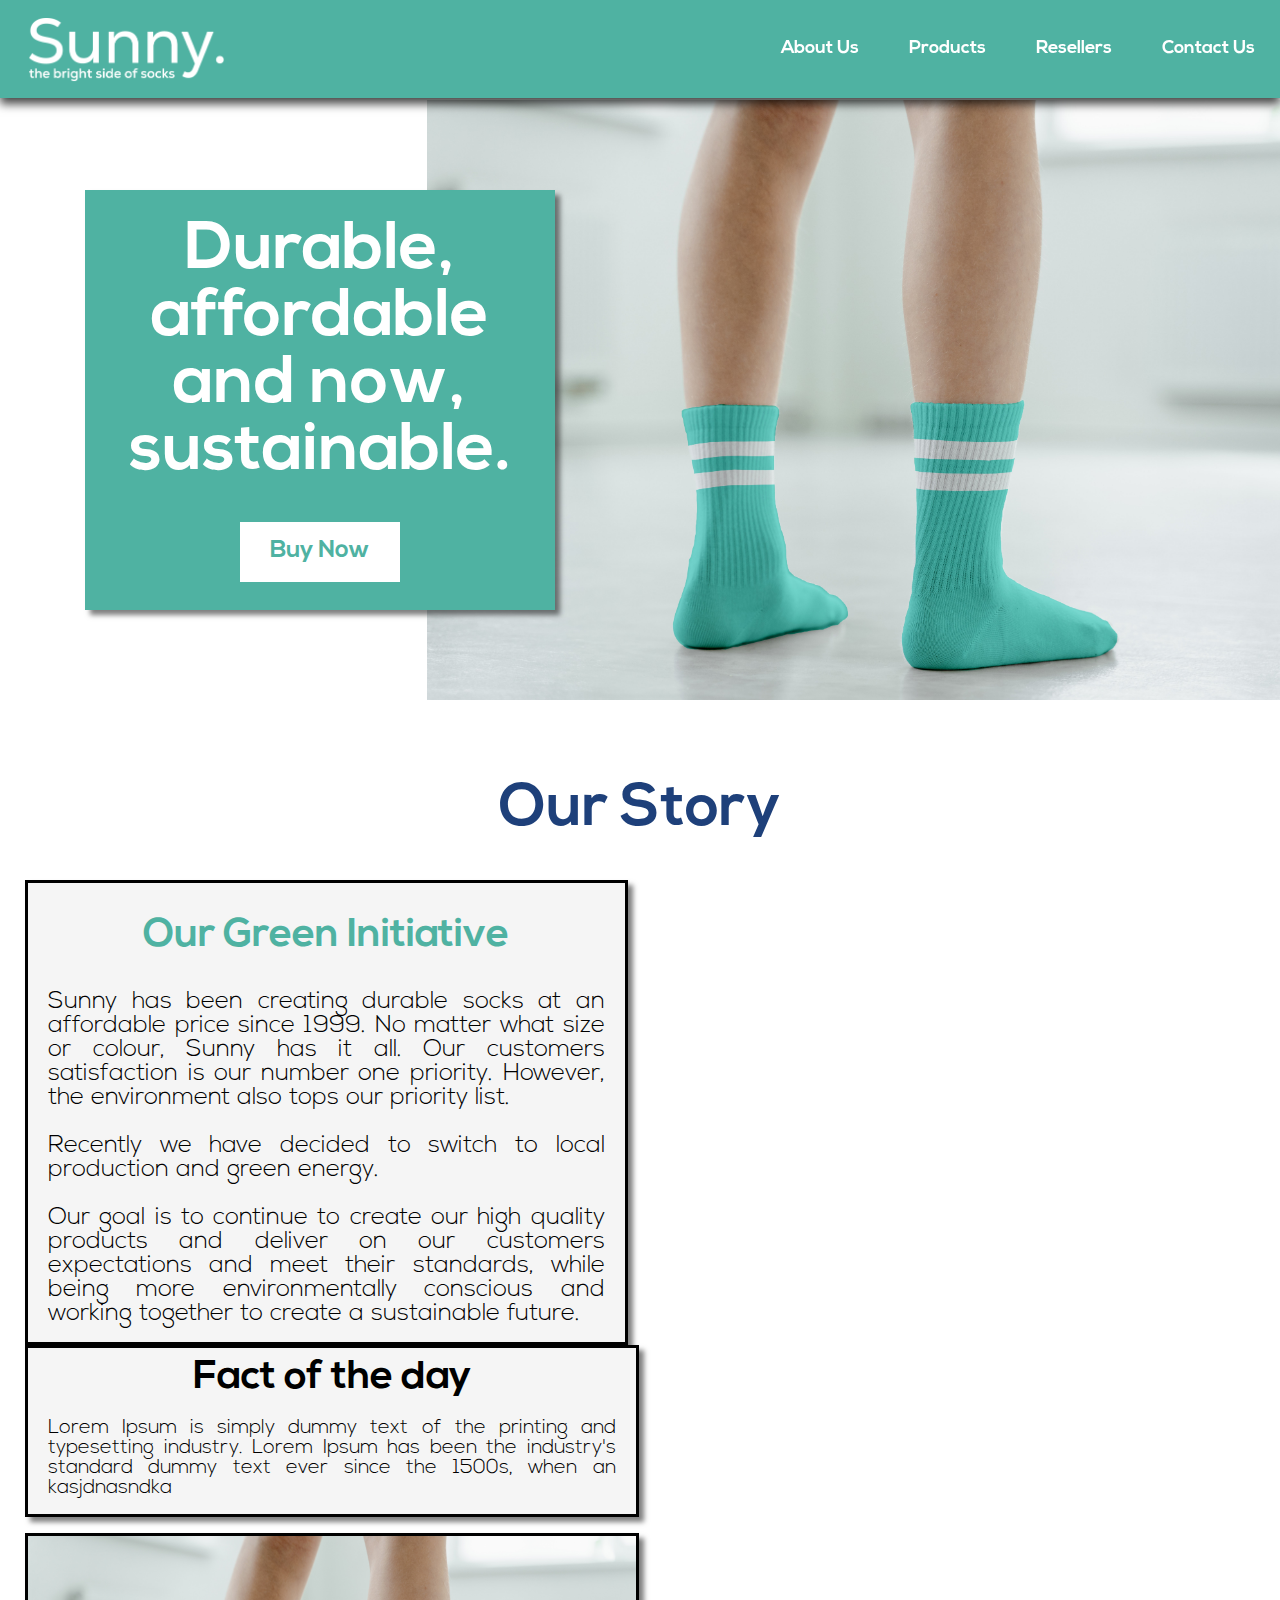
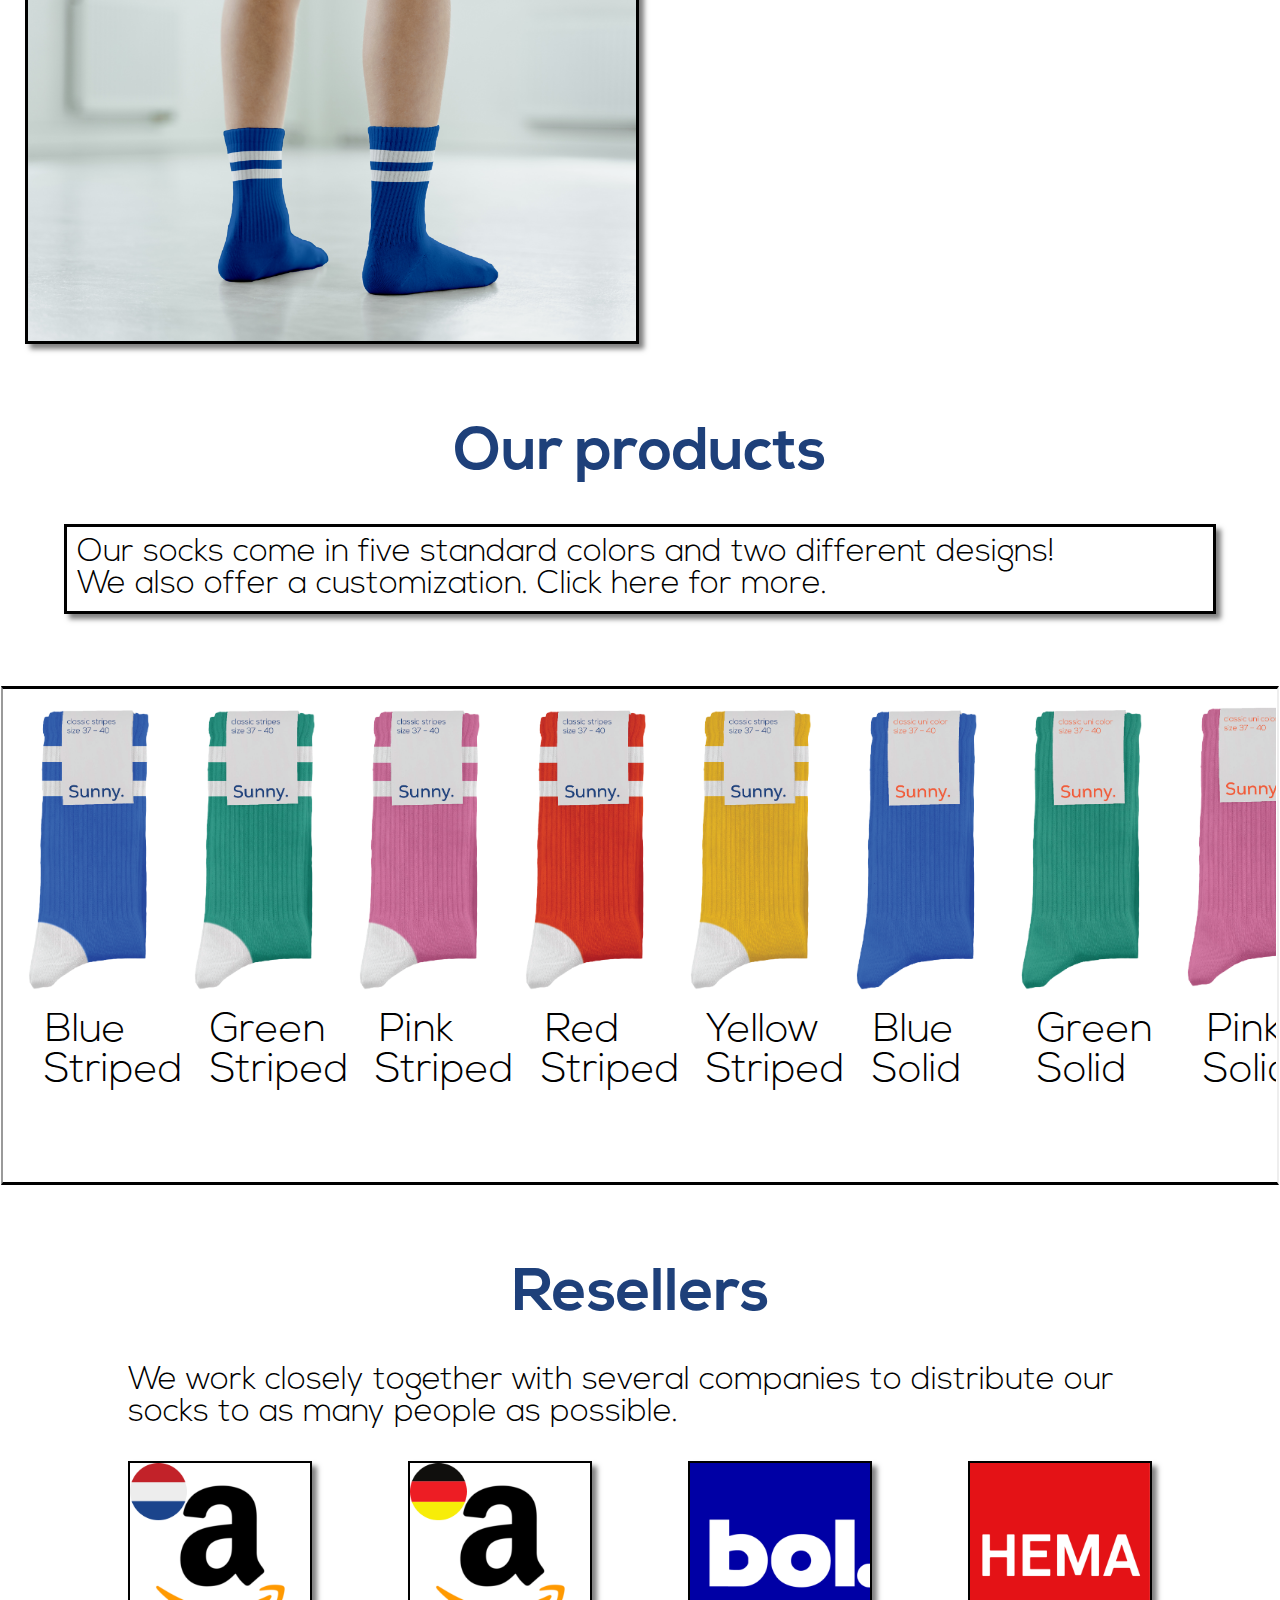
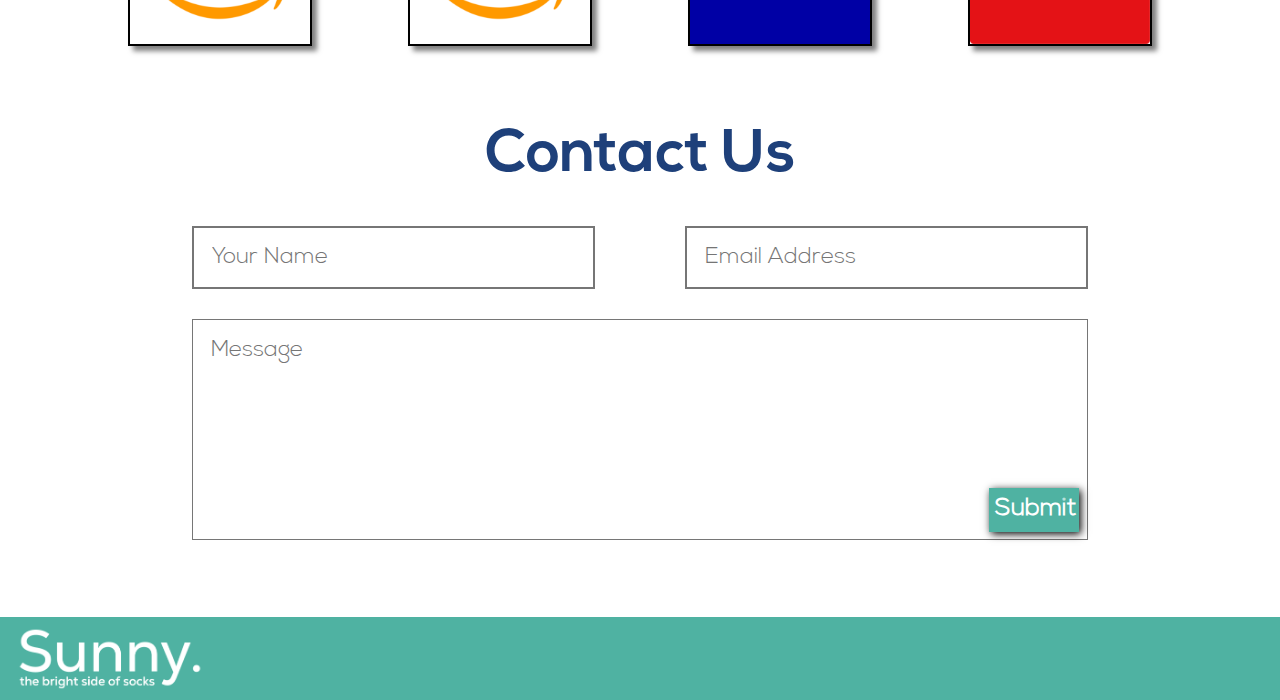
<file: index.html>
<!DOCTYPE html lang="en">
<html>
<head>
	<meta charset="UTF-8">
	<title>Sunny</title>
	<meta name="viewport" content="width=device-width, initial-scale=1">
	<link rel="stylesheet" type="text/css" href="css/normalize.css">
	<link rel="stylesheet" type="text/css" href="css/style.css">
	<link rel="stylesheet" href="https://cdnjs.cloudflare.com/ajax/libs/font-awesome/4.7.0/css/font-awesome.min.css">
</head>

<body>
	<div id="container">
		
        <header>
			<div class="logo">
				<a href="#"><img src="img/logos/sunny_logos-01.png"
					alt="Sunny Logo with slogan"></a>
			</div>


			<div class="navigation">

				<input type="checkbox" class="toggle-menu">
				<div class="hamburger"></div>

				<ul class="menu">
					<li><a href="#ourStoryFlexAnc">About Us</a></li>
					<li><a href="#ourProductsAnc">Products</a></li>
					<li><a href="#resellersWritingAnc">Resellers</a></li>
					<li><a href="#contactUsAnc">Contact Us</a></li>
				</ul>
			</div>
		</header>

		<!--Start of Main Page-->
		<div id="headerGap"></div>
		<div id="banner">
			<div id="floatBox">
				<h1>Durable, affordable and now, sustainable.</h1>
				<button id="bannerButton"><a href="#">Buy Now</a></button>
			</div>
		</div>
		<!--End of Main Page-->


		<!--Start of Our Story-->
		<a class="anchor" id="ourStoryFlexAnc"></a>
		<div id="ourStoryFlex">
			<h1 class="title">Our Story</h1>

			<div id="greenBox">
				<span>
					<h2>Our Green Initiative</h2>
					<p>
						Sunny has been creating durable socks at an affordable price since 1999. No matter what size or colour, Sunny has it all. Our customers satisfaction is our number one priority. However, the environment also tops our priority list.
						<br><br>
						Recently we have decided to switch to local production and green energy. <br><br>
						Our goal is to continue to create our high quality products and deliver on our customers expectations and meet their standards, while being more environmentally conscious and working together to create a sustainable future.
					</p>
				</span>
			</div>

			<div id="factImgDiv">
				<div id="factBox">
					<h2>Fact of the day</h2>
					<p>
						Lorem Ipsum is simply dummy text of the printing and typesetting industry. Lorem Ipsum has been the industry's standard dummy text ever since the 1500s, when an kasjdnasndka
					</p>
				</div>
				<div id="imgBox">
					<img
						src="img/photos/Sunny_socks_blue.png"
						alt="Blue Socks"
					>
				</div>
			</div>
		</div>
		<!--End of Our Story-->


		<!--Start of Our Products-->
		<a class="anchor" id="ourProductsAnc"></a>
		<div id="ourProducts">
			<h1 class="title">Our products</h1>
			<p>
				Our socks come in five standard colors and two different designs!<br> 
				We also offer a customization. Click here for more.
			</p>
			<iframe src="pages/products.html">
			
			</iframe>
		</div>
		<!--End of Our Products-->


		<!--Start of Resellers-->
		<a class="anchor" id="resellersWritingAnc"></a>
		<div id="resellersWriting">
			<h1 class="title">Resellers</h1>
			<p>We work closely together with several companies to distribute our socks to as many people as possible.</p>
		
			<div id="resellersLogo">
				<a href="https://amazon.nl/"><img src="img/resellersLogos/AmazonNL.png" alt="AmazonNL"></a>
				<a href="https://amazon.de/"><img src="img/resellersLogos/AmazonDE.png" alt="AmazonDE"></a>
				<a href="https://bol.com/"><img src="img/resellersLogos/Bol.png" alt="Bol.com"></a>
				<a href="https://hema.com/"><img src="img/resellersLogos/Hema.png" alt="Hema"></a>
			</div>
		</div>
		<!--End of Resellers-->


		<!--Start of Contact Us-->
		<a class="anchor" id="contactUsAnc"></a>
		<div id="contactUs">
			<h1 class="title">Contact Us</h1>
			<form action="php/display.php" method="post">
				<div id="personInfo">
					<input type="text" id="fullname" name="fullname" placeholder="Your Name">
					<input type="text" id="email" name="email" placeholder="Email Address">
				</div>
				<textarea id="message" name="message" placeholder="Message"></textarea>
				<input type="submit" id="submitButton" name="submit" value="Submit">
			</form>
		</div>
		<!--End of Contact Us-->


		<footer>
			<img src="img/logos/sunny_logos-01.png" alt="footer_logo">
		</footer>
    </div>
</body>
</html>
</file>
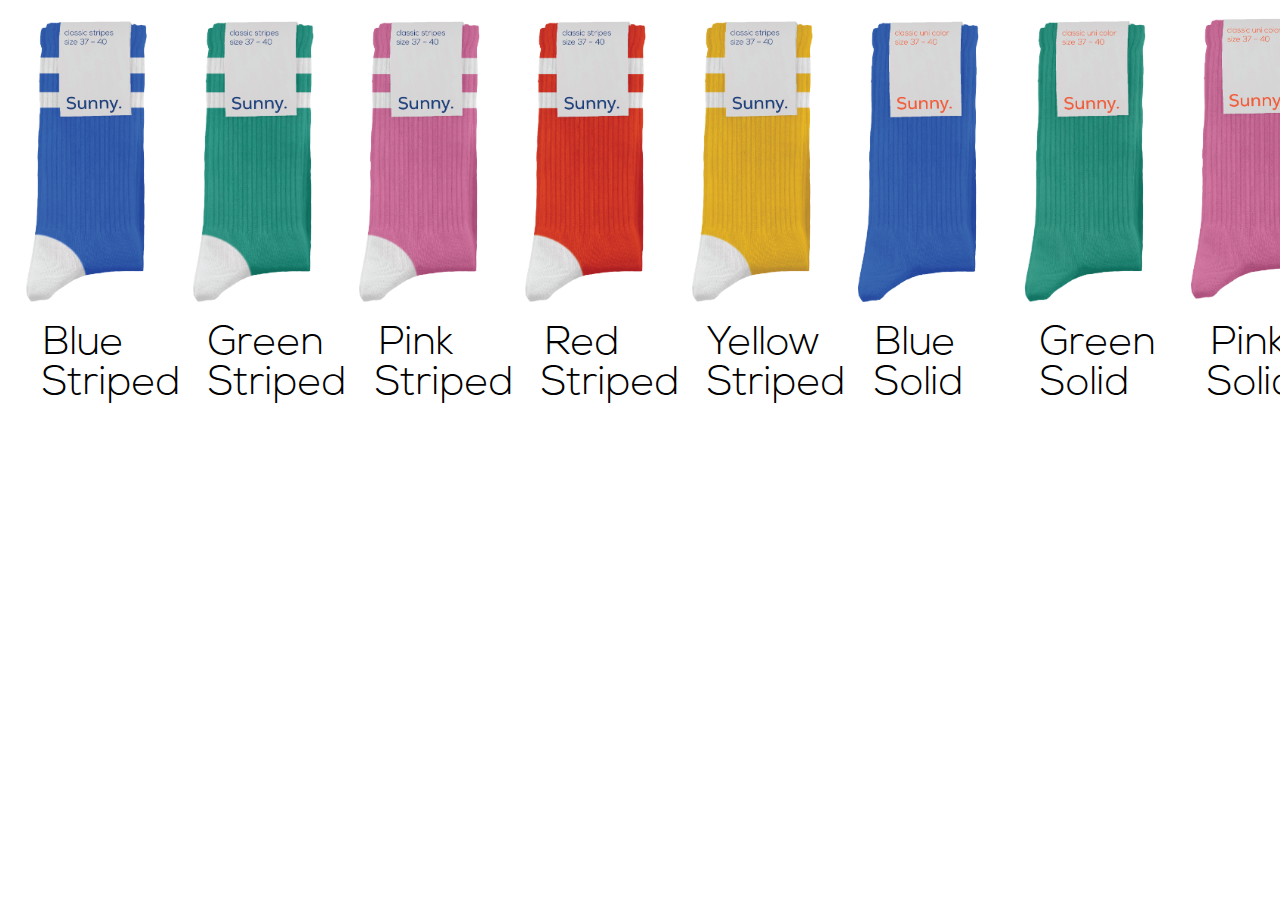
<file: products.html>
<!DOCTYPE html>
<html>
    <head>
        <link rel="stylesheet" href="css/style_products.css" type="text/css">
        <meta name="viewport" content="width=device-width, initial-scale=1.0">
        <title></title>
    </head>
    <body>
        <div id="socks">
            <div class="sock_item">
                <img src="img/sunny_socks_photos/packaging/png/catalogus_sokken_stripes_blue.png">
                <p>Blue Striped</p>
            </div>  
            <div class="sock_item">
                <img src="img/sunny_socks_photos/packaging/png/catalogus_sokken_stripes_green.png" >
                <p>Green Striped</p>
            </div>
            <div class="sock_item">
                <img src="img/sunny_socks_photos/packaging/png/catalogus_sokken_stripes_pink.png" >
                <p>Pink Striped</p>
            </div>
            <div class="sock_item">
                <img src="img/sunny_socks_photos/packaging/png/catalogus_sokken_stripes_red.png" >
                <p>Red Striped</p>
            </div>
            <div class="sock_item">
                <img src="img/sunny_socks_photos/packaging/png/catalogus_sokken_stripes_yellow.png" >
                <p>Yellow Striped</p>
            </div>
            <div class="sock_item">
                <img src="img/sunny_socks_photos/packaging/png/catalogus_sokken_uni_blue.png" >
                <p>Blue Solid</p>
            </div>
            <div class="sock_item">
                <img src="img/sunny_socks_photos/packaging/png/catalogus_sokken_uni_green.png" >
                <p>Green Solid</p>
            </div>
            <div class="sock_item">
                <img src="img/sunny_socks_photos/packaging/png/catalogus_sokken_uni_pink.png" >
                <p>Pink Solid</p>
            </div>
            <div class="sock_item">
                <img src="img/sunny_socks_photos/packaging/png/catalogus_sokken_uni_red.png" >
                <p>Red Solid</p>
            </div>
            <div class="sock_item">
                <img src="img/sunny_socks_photos/packaging/png/catalogus_sokken_uni_yellow.png" >
                <p>Yellow Solid</p>
            </div>
        </div>


    </body>


</html>
</file>
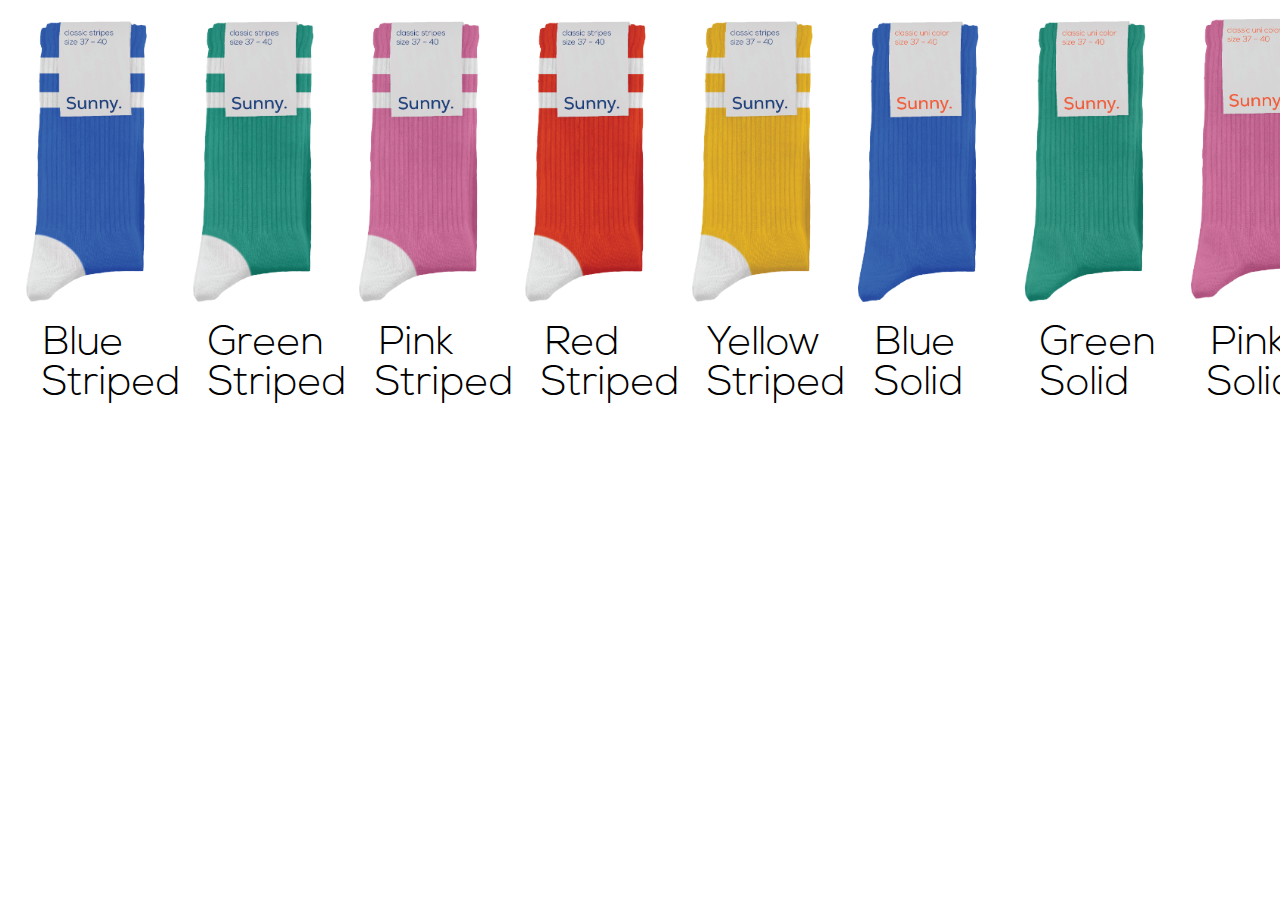
<file: pages/products.html>
<!DOCTYPE html>
<html>
    <head>
        <link rel="stylesheet" href="../css/style_products.css" type="text/css">
        <meta name="viewport" content="width=device-width, initial-scale=1.0">
        <title></title>
    </head>


    <body>
        <div id="socks">
            <div class="sock_item">
                <img src="../img/photos/catalog/catalogus_sokken_stripes_blue.png">
                <p>Blue Striped</p>
            </div>  

            <div class="sock_item">
                <img src="../img/photos/catalog/catalogus_sokken_stripes_green.png">
                <p>Green Striped</p>
            </div>

            <div class="sock_item">
                <img src="../img/photos/catalog/catalogus_sokken_stripes_pink.png">
                <p>Pink Striped</p>
            </div>

            <div class="sock_item">
                <img src="../img/photos/catalog/catalogus_sokken_stripes_red.png">
                <p>Red Striped</p>
            </div>

            <div class="sock_item">
                <img src="../img/photos/catalog/catalogus_sokken_stripes_yellow.png">
                <p>Yellow Striped</p>
            </div>


            <div class="sock_item">
                <img src="../img/photos/catalog/catalogus_sokken_uni_blue.png">
                <p>Blue Solid</p>
            </div>

            <div class="sock_item">
                <img src="../img/photos/catalog/catalogus_sokken_uni_green.png">
                <p>Green Solid</p>
            </div>

            <div class="sock_item">
                <img src="../img/photos/catalog/catalogus_sokken_uni_pink.png">
                <p>Pink Solid</p>
            </div>

            <div class="sock_item">
                <img src="../img/photos/catalog/catalogus_sokken_uni_red.png">
                <p>Red Solid</p>
            </div>

            <div class="sock_item">
                <img src="../img/photos/catalog/catalogus_sokken_uni_yellow.png">
                <p>Yellow Solid</p>
            </div>
        </div>
    </body>
</html>
</file>
<file: css/style.css>
@font-face{
    font-family: "Nexa_Bold";
    src: url(../fonts/Nexa\ Bold.otf);
}

@font-face{
    font-family: "Nexa_Light";
    src: url(../fonts/Nexa\ Light.otf);
}
*{
	box-sizing: border-box;
}
#container{
	display: grid;
	grid-template-columns: repeat(6, 1fr);
	font-family: "Nexa_Light";
}

a{
	color: inherit;
	text-decoration: none;
}

html{
	font-size: 16px;
	scroll-behavior: smooth;
}

.title{
    font-family: "Nexa_Bold";
    color: rgb(30 64 122);
    grid-column: 1/7;
    font-size: 60px;
    margin-top: 80px;
    text-align: center;
	width: 100%;
}

a.anchor {
	display: block;
	position: relative;
	top: -40px;
	visibility: hidden;
}

/* Start of Header */
#headerGap{
	grid-column: 1/7;
	height: 100px;
}

header{
	position: fixed;
	display: flex;
	justify-content: space-between;
	align-items: center;
	background:rgb(79, 178, 162);
	transition: 0.3s;
	width: 100%;
	z-index: 1;
	box-shadow: 0px 6px 9px 0px rgba(0,0,0,0.72);
}

.logo a{
	display: block;
}

.logo img{
	display: block;
	height: 70px;
	padding-left: 25px;
}

.navigation{
	display: flex;
	justify-content: space-between;
	align-items: center;
}

.menu{
	display: flex;
	justify-content: center;
	flex-direction: row;
	align-items: center;
	z-index: 1;
	transition: 0.5s;
	margin: 0;
	padding: 0;
}

.menu li{
	list-style-type: none;
	font-family: "Nexa_Bold";
}

.menu li a{
	color: #fff;
	text-decoration: none;
	display: block;
	padding: 40px 25px;
	font-size: 18px;
	line-height: 1;
	transition: 0.3s;
}

.menu li a:hover {
	box-shadow: 0 -5px 0px #fff inset,
	500px 0 0 rgba(255, 255, 255, 0.03) inset;
	padding: 35px 25px 45px 25px;
}


.hamburger{
	position: relative;
	width: 30px;
	height: 4px;
	background: #fff;
	border-radius: 10px;
	cursor: pointer;
	z-index: 2;
	transition: 0.3s;
}

.hamburger:before,
.hamburger:after{
	content: "";
	position: absolute;
	height: 4px;
	right: 0;
	background: #fff;
	border-radius: 10px;
	transition: 0.3s;
}

.hamburger:before{
	top: -10px;
	width: 20px;
}

.hamburger:after{
	top: 10px;
	width: 25px;
}

.toggle-menu{
	position: absolute;
	width: 30px;
	height: 100%;
	z-index: 3;
	cursor: pointer;
	opacity: 0;
}

.hamburger,
.toggle-menu{
	display: none;
}

.navigation input:checked ~ .hamburger{
	background: transparent;
}

.navigation input:checked ~ .hamburger:before{
	top: 0;
	transform: rotate(-45deg);
	width: 30px;
}

.navigation input:checked ~ .hamburger:after{
	top: 0;
	transform: rotate(45deg);
	width: 30px;
}

.navigation input:checked ~ .menu{
	right: 0;
	box-shadow: -20px 0 40px rgba(0,0,0,0.3)
}


/* End of Header */


/* Start of Main Page */
#banner{
	grid-column: 3/7;
	background-image: url(../img/photos/Sunny_socks_green_cut.jpg);
	background-size: cover;
	background-position: bottom;
	height: 600px;
	display: flex;
	align-items: center;
}

#floatBox{
	width: 55%;
	height: 70%;
	font-family: "Nexa_Bold";
	background-color: rgb(79, 178, 162);
	color: white;
	font-size: 2.1rem;
	text-align: center;
	align-items: center;
	box-shadow: 5px 5px 5px rgba(0,0,0,0.5);
	padding: 10px;
	position: relative;
	right: 40%;
	display: flex;
	flex-wrap: wrap;
	justify-content: space-evenly;
	
}

#floatBox > h1{
	margin: 0px;
}

#bannerButton{
	height: 60px;
	background-color: white;
	border: none;
	color: rgb(79, 178, 162);
	text-align: center;
	font-family: "Nexa_Bold";
	display: inline-block;
	font-size: 1.5rem;
	padding: 15px 30px;
}
/* End of Main Page */


/* Start of Our Story */
#ourStoryFlex{
    grid-column: 1/7;
    display: flex;
    flex-wrap: wrap;
    flex-direction: row;
    margin: 0 25px 0 25px;
}

#ourStoryFlex h2{
    font-size: 40px;
}

#ourStoryFlex p{
    margin-bottom: 16px;
}

#greenBox{
    background-color: whitesmoke;
	box-shadow: 5px 5px 5px rgba(0,0,0,0.5);
    box-sizing: border-box;
    width: 49%;
    border-style: solid;
    border-width: 3.5px;
    text-align: justify;
    padding-left: 20px;
    padding-right: 20px;
    font-size: 24px;
    margin-right: 16px;
    display: flex;
    justify-content: center;
    align-items: center;
}

#greenBox h2{
    color: rgb(79 178 162);
    font-family: "Nexa_Bold";
    text-align: center;
}

#factImgDiv{
    width: 49.9%;
}

#factBox{
    background-color: whitesmoke;
	box-shadow: 5px 5px 5px rgba(0,0,0,0.5);
    box-sizing: border-box;
    border-style: solid;
    border-width: 3.5px;
    text-align: justify;
    padding-left: 20px;
    padding-right: 20px;
    font-size: 20px;
    margin-bottom: 16px;
    width: 100%;
}

#factBox h2{
    font-family: "Nexa_Bold";
    text-align: center;
    margin: 10px;
}
#imgBox{
    width: 100%;
	box-shadow: 5px 5px 5px rgba(0,0,0,0.5);
}

#imgBox img{
    width: 100%;
    border: 3.5px solid black;
    display: block;
}
/* End of Our Story */


/* Start of Our Products */
#ourProducts{
    grid-column: 1/7;
    display: flex;
    flex-direction: column;
    justify-content: space-evenly;
    align-items: center;
}

#ourProducts > p{
 	border-style: solid;
	box-shadow: 5px 5px 5px rgba(0,0,0,0.5);
 	font-size: 2rem;
 	width: 90%;
 	padding-left: 0.625rem;
 	padding-right: 1.5625rem;
 	padding-top: 0.625rem;
 	padding-bottom: 0.625rem;
 	background-color: white;
 	margin-top: 0;
}

#ourProducts > iframe{
    margin-top: 2.5rem;
    width: 99.8%;
    height: 31.2rem;
    border-top: solid;
	border-bottom: solid;
	padding-bottom: 0px;
}
/* End of Our Products */


/* Start of Resellers */
#resellersWriting{
	display: flex;
	justify-content: center;
	grid-column: 1/7;
	flex-direction: column;
	padding-left: 10%;
	padding-right: 10%;
}

#resellersWriting > p{
	grid-column: 1/7;
	font-size: 2rem;
	margin-top: 0;
}

#resellersLogo{
	display: flex;
  	justify-content: space-between;
	grid-column: 1/7;
}

#resellersLogo > a{
	width: 18%;
}

#resellersLogo > a > img{
	width: 100%;
	height: auto;
	border: 2px solid;
	box-shadow: 5px 5px 5px rgba(0,0,0,0.5);
}

#resellersLogo > a > img:hover{
	box-shadow: 10px 10px 5px rgba(0,0,0,0.5);
	-moz-transition: all 0.2s ease-in;
  	-o-transition: all 0.2s ease-in;
  	-webkit-transition: all 0.2s ease-in;
  	transition: all 0.2s ease-in;
}
/* End of Resellers */


/* Start of Contact Us */
#contactUs{
	text-align: center;
	grid-column: 1/7;
	display: flex;
	flex-direction: column;
	align-items: center;
	padding-bottom: 12%;
}

form{
	width: 70%;
	height: 70%;
	font-size: 100%;
}

#personInfo{
	display: flex;
	flex-direction: row;
	justify-content: space-between;
	align-items: center;
	padding-bottom: 30px;
	flex-wrap: wrap;
}

#personInfo input{
	height: 10%; 
	width: 45%;
	font-size: 1.4rem;
}

#message{
	width: 100%;
	height: 100%;
	font-size: 1.4rem;
}

input[type="text"], textarea{
	padding-left: 2%;
	padding-top: 2%;
	padding-bottom: 2%;
	border-style: solid;	
}

#submitButton{
	background-color: rgb(79, 178, 162) ;
	border:none;
	color:white;
	width: 10%;
	height: 20%;
	font-weight: 900;
	font-size: 1.5rem;
	position: relative;
	top: -26%;
	left: 44%;
	box-shadow: 0.1rem 0.1rem 0.5rem black;
	margin: 5px;
}

textarea{
	resize: none;
}
/* End of Contact Us */


/* Start of Footer */
footer{
	grid-column: 1/7;
	background-color: rgb(79, 178, 162);
	display: grid;
	grid-template-columns: repeat(6, 1fr);
	align-items: center;
}

footer > img{
	height: 65px;
	margin: 9px;
	margin-left: 16px;
}
/* End of Footer */

/* Impacts only Our Story */
@media screen and (max-width: 830px){
	
	#greenBox{
		width: 100%;
		margin-right: 0;
		margin-bottom: 10px;
		font-size: 18px;
	}
	
	#factImgDiv{
		width: 100%;
	}
}
/* Impacts only Our Story ^^^ */


/* Impacts only Our Products */
@media screen and (max-width: 1100px){
	#our_products > iframe{
		height: 23rem;
	}
}
/* Impacts only Our Products ^^^ */

@media screen and (max-width: 576px){

	html{
		font-size: 7px;
	}

	.title{
		margin-top: 40px;
		margin-bottom: 20px;
        font-size: 40px;
	}


/* Start of Header */
	.logo > a > img{
		height: 50px;
		margin: 10px 0 10px 15px;
		padding: 0;
	}

	#headerGap{
		grid-column: 1/7;
		height: 70px;
	}

	.hamburger,
	.toggle-menu{
		display: block;
	}

	.navigation{
		padding-right: 15px;
	}

	.menu{
		justify-content: start;
		flex-direction: column;
		align-items: center;
		position: fixed;
		top: 0;
		right: -200px;
		width: 200px;
		background: rgb(79, 178, 162);
		padding-top: 65px;
	}

	.menu li{
		width: 100%;
	}

	.menu li a,
	.menu li a:hover{
		padding: 30px;
		font-size: 15px;
		box-shadow: 0 1px 0 rgba(255, 255, 255, 0.03)
		inset;
	}

/* End of Header */


/* Start of Main Page */
	#banner{
		grid-column: 1/7;
		background-image: url(../img/photos/mobile_sunny_socks_green_cropped.jpg);
		background-size: cover;
		width: 100%;
		height: 600px;
		display: flex;
		align-items: center;
		justify-content: center;
	}
	
	#floatBox{
	
		width: 85%;
		height: 45%;
		font-size: 3rem;
		position: initial;
	}
	
	#bannerButton{
		height: 40px;
		font-size: 2.75rem;
		padding: 10px 20px
	}
/* End of Main Page */


/* Start of Our Story */
	#greenBox{
		width: 100%;
		margin-right: 0;
		margin-bottom: 10px;
		font-size: 18px;
	}

	#greenBox h2{
		font-size: 32px;
		margin-top: 15px;
		margin-bottom: 15px;
	}


	#factImgDiv{
		width: 100%;
	}

	#factBox{
		font-size: 16px;
	}

	#factBox h2{
		font-size: 26px;
	}
/* End of Our Story */


/* Start of Our Products */
#ourProducts > iframe{
		height: 100%;
		width: 99.4%;
	}
/* End of Our Products */


/* Start of Resellers */
/* End of Resellers */


/* Start of Contact Us */
	#submitButton{
		position: relative;
		top:3%;
		left:0%;
		width: 30%;
	}

	#contactUs{
		padding-bottom:40%;
	}

	#personInfo{
		padding-bottom: 10px;
	}

	#personInfo input{
		width: 100%;
	}

	#email{
		margin-top: 10px;
	}

	#message{
		width: 100%;
	}
/* End of Contact Us */

/* Start of Footer */
	footer > img{
		height: 40px;
	}
/* End of Footer */
}
</file>
<file: css/style_products.css>
@font-face{
    font-family: "Nexa_Light";
    src: url(../fonts/Nexa\ Light.otf);
}

*{
    padding: 0px;
    margin: 0px;
}

#socks{
    background-color:white;
    display: flex;
    align-items:center;
    flex-direction: row;
    justify-content: space-evenly;
    cursor: grab;
    width: 130%;
    height: 100%;
}

html{
    font-size: 100%;
}

.sock_item{
    display: flex;
    flex-direction: column;
    align-items: center;
}

.sock_item > img{
    width: 95%;
    height: auto;    
}

.sock_item > p{
    font-family: "Nexa_Light";
    font-size: 2.5rem;
    width: 50%;
    text-align: center;
}

@media screen and (max-width: 1100px) {
    .sock_item > img{
        width: 120px;
        height: auto;
    }

    #socks{
        width: 140%;
    }

    .sock_item > p{
        font-size: 2.0rem;
    }
}

@media screen and (max-width:576px){
    html{
        font-size:40%;
    }

    .sock_item > img{
      max-width: 85%;
      height: auto;
    }
    
    #socks{
        width: 150%;
    }
}
</file>
